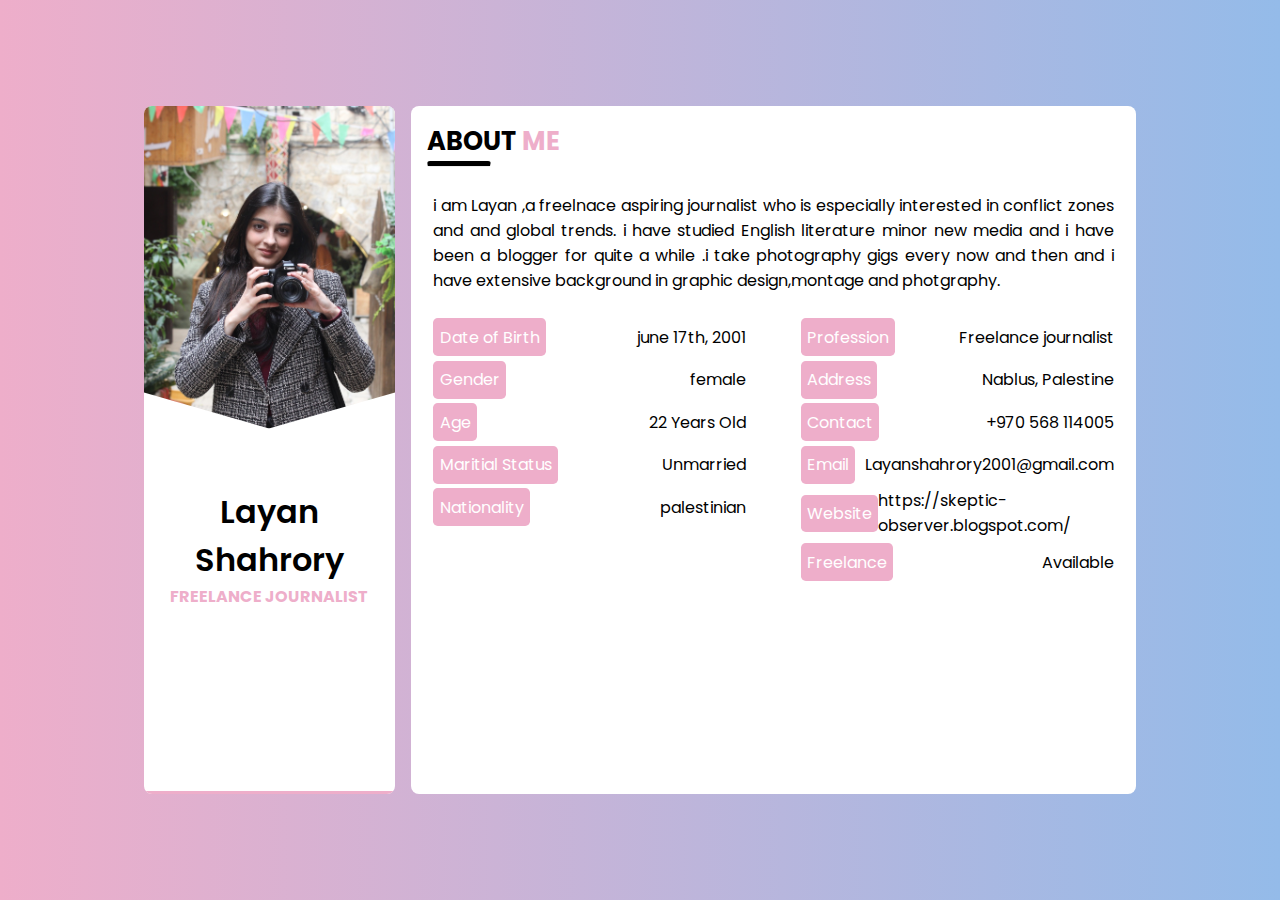
<file: index.html>
<!DOCTYPE html>
<html lang="en"><head>
  
  <meta charset="utf-8">
  <meta name="viewport" content="width=device-width, initial-scale=1">
   <meta http-equiv="X-UA-Compatible" content="IE=edge">
    <link rel="stylesheet" href="css/style.css">
     <link rel="shortcut icon" href="img/profile.jpg" type="image/x-icon">
 <link rel="stylesheet" href="https://cdnjs.cloudflare.com/ajax/libs/font-awesome/6.0.0-beta3/css/all.min.css"
        integrity="sha512-Fo3rlrZj/k7ujTnHg4CGR2D7kSs0v4LLanw2qksYuRlEzO+tcaEPQogQ0KaoGN26/zrn20ImR1DfuLWnOo7aBA=="
        crossorigin="anonymous" referrerpolicy="no-referrer" />
   <title>Layan Shahrory</title>
  </head>
  <body>
      <ul class="website_container">
         <div id="global_menu_button_container">
            <p class="site_title">Layan Shahrory</p>
            <i class="fa fa-bars" id="global_menu_button"></i>
        </div>

        <ul id="global_menu_items">
            <div>
                <i class="fa fa-close" id="global_menu_close_button"></i>
                <li><a href="index.html"><i class="fas fa-home"></i>home</a></li>
                <li><a href="resume.html"><i class="fas fa-file-alt"></i> Resume</a></li>
                <li><a href="blogs.html"><i class="fas fa-pen-nib"></i> Blogs</a></li>
                <li><a href="services.html"><i class="fas fa-cog"></i> Services</a></li>
                <li><a href="contact.html"><i class="fas fa-phone-square"></i> Contact</a></li>
            </div>
        </ul>
  <div class="sidebar_container">
            <!-- Sidebar Image -->
            <div class="image">
                <img src="img/profile.jpg" alt="Layan Shahrory">
                <div class="right_image_box"></div>
                <div class="left_image_box"></div>
            </div>
     <div class="sidebar_content">
        <h1>Layan Shahrory</h1>
                <p>Freelance journalist</p>
 <div class="social_media">
                    <a href="https://facebook.com/layan.shahrory"><i class="fab fa-facebook"></i></a>
                    <a href="https://github.com/las0"><i class="fab fa-github"></i></a>
                    <a href="https://instagram.com/las__01"><i class="fab fa-instagram"></i></a>
                </div>
            </div>
 <div class="sidebar_buttom_menu" id="sidebar_buttom_menu">
                <i class="fa fa-bars" id="sidebar_menu_icon"></i>
            </div>
 <ul class="sidebar_navigation" id="sidebar_navigation">
                <li><a href="index.html" class="active">home</a></li>
                <li><a href="resume.html">Resume</a></li>
                <li><a href="blogs.html">Blogs</a></li>
                <li><a href="services.html">Services</a></li>
                <li><a href="contact.html">Contact</a></li>
      </ul>

     </div>

         <div class="content_container">

             <div class="about_page">
                <h2 class="title">About <span>Me</span></h2>
                <hr class="line">
                <div class="about_content">
                    <p class="about_text">i am Layan ,a freelnace aspiring journalist who is especially interested in conflict zones and 
                    and global trends. i have studied English literature minor new media and i have been a blogger for quite a while .i take photography gigs every now and then and i have extensive background in graphic design,montage and photgraphy.  </p>
                </div>
                <div class="about_profile">
                    <ul class="left_profile">
                        <li><span class="profile_title">Date of Birth</span><span>june 17th, 2001</span></li>
                        <li><span class="profile_title">Gender</span><span>female</span></li>
                        <li><span class="profile_title">Age</span><span>22 Years Old</span></li>
                        <li><span class="profile_title">Maritial Status</span><span>Unmarried</span></li>
                        <li><span class="profile_title">Nationality</span><span>palestinian</span></li>
                                          </ul>
                  
                 <ul class="right_profile">
    <li><span class="profile_title">Profession</span><span>Freelance journalist</span></li>
    <li><span class="profile_title">Address</span><span>Nablus, Palestine</span></li>
    <li><span class="profile_title">Contact</span><span>+970 568 114005</span></li>
    <li><span class="profile_title">Email</span><span>Layanshahrory2001@gmail.com</span></li>
    <li><span class="profile_title">Website</span><span><a href="https://skeptic-observer.blogspot.com/">https://skeptic-observer.blogspot.com/</a></span></li>
    <li><span class="profile_title">Freelance</span><span>Available</span></li>
</ul>


                </div>

            </div>
        </div>


        <script src="js/script.js"></script>
</body>

</html>
</file>
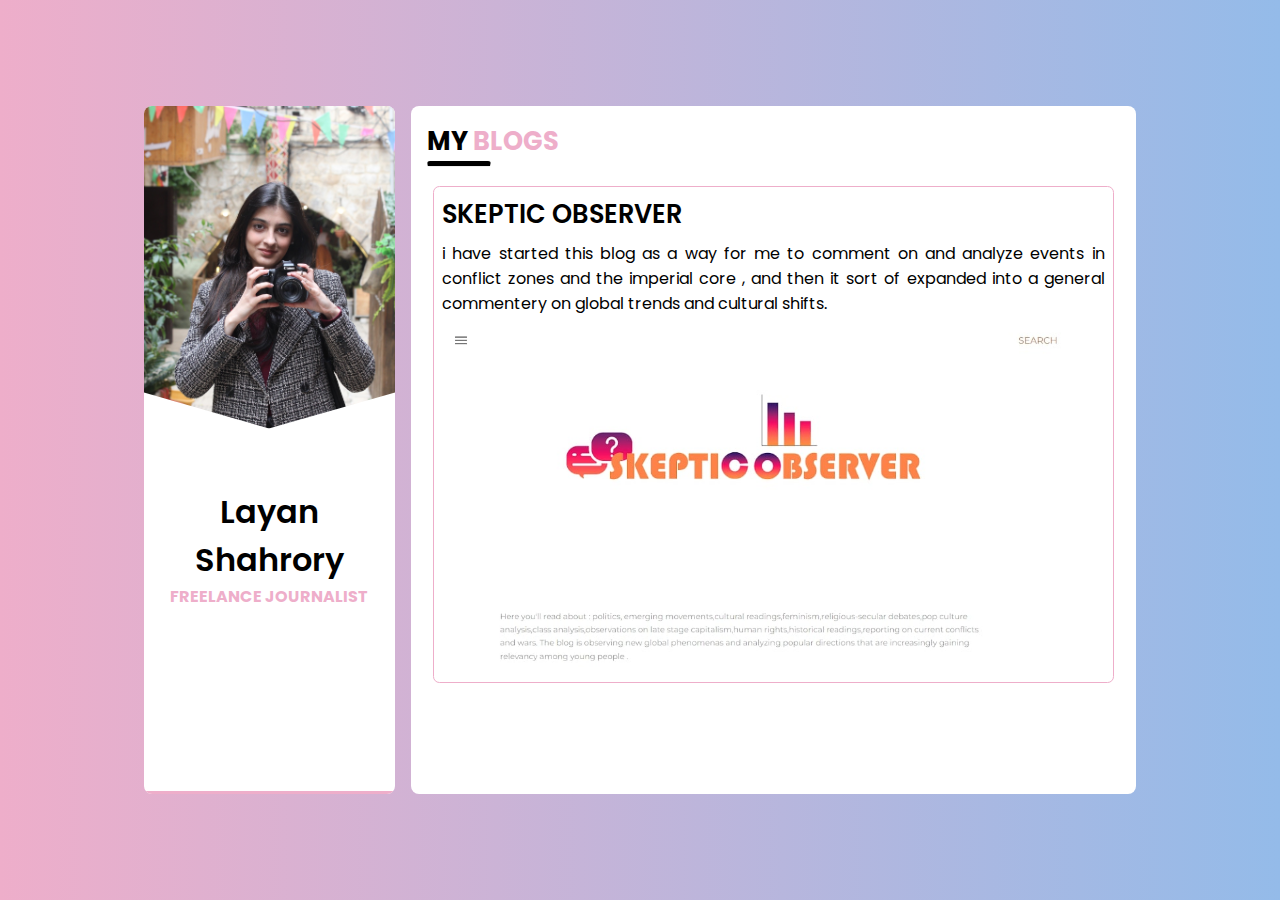
<file: blogs.html>
<!DOCTYPE html>
<html lang="en">

<head>
    <meta charset="UTF-8">
    <meta http-equiv="X-UA-Compatible" content="IE=edge">
    <meta name="viewport" content="width=device-width, initial-scale=1.0">

    
    <link rel="stylesheet" href="css/style.css">

     
    <link rel="shortcut icon" href="img/profile.jpg" type="image/x-icon">

    
    <link rel="stylesheet" href="https://cdnjs.cloudflare.com/ajax/libs/font-awesome/6.0.0-beta3/css/all.min.css"
        integrity="sha512-Fo3rlrZj/k7ujTnHg4CGR2D7kSs0v4LLanw2qksYuRlEzO+tcaEPQogQ0KaoGN26/zrn20ImR1DfuLWnOo7aBA=="
        crossorigin="anonymous" referrerpolicy="no-referrer" />

      <title>Layan Shahrory</title>
</head>
<body>

    <div class="website_container">
       <div id="global_menu_button_container">
            <p class="site_title">Layan Shahrory</p>
            <i class="fa fa-bars" id="global_menu_button"></i>
        </div>

        <ul id="global_menu_items">
            <div>
                <i class="fa fa-close" id="global_menu_close_button"></i>
                <li><a href="index.html"><i class="fas fa-home"></i> home</a></li>
                <li><a href="resume.html"><i class="fas fa-file-alt"></i> Resume</a></li>
                <li><a href="blogs.html"><i class="fas fa-pen-nib"></i> Blogs</a></li>
                <li><a href="services.html"><i class="fas fa-cog"></i> Services</a></li>
                <li><a href="contact.html"><i class="fas fa-phone-square"></i> Contact</a></li>
            </div>
        </ul>

        <div class="sidebar_container">
            <!-- Sidebar Image -->
            <div class="image">
                <img src="img/profile.jpg" alt="Layan Shahrory">
                <div class="right_image_box"></div>
                <div class="left_image_box"></div>
            </div>

           <div class="sidebar_content">
                <h1>Layan Shahrory</h1>
                <p>Freelance journalist</p>
                 <div class="social_media">
                    <a href="https://facebook.com/layan.shahrory"><i class="fab fa-facebook"></i></a>
                    <a href="https://github.com/las0"><i class="fab fa-github"></i></a>
                    <a href="https://instagram.com/Las__01"><i class="fab fa-instagram"></i></a>
                </div>
            </div>
           <div class="sidebar_buttom_menu" id="sidebar_buttom_menu">
                <i class="fa fa-bars" id="sidebar_menu_icon"></i>
            </div>

             <ul class="sidebar_navigation" id="sidebar_navigation">
                <li><a href="index.html">home</a></li>
                <li><a href="resume.html">Resume</a></li>
                <li><a href="blogs.html" class="active">Blogs</a></li>
                <li><a href="services.html">Services</a></li>
                <li><a href="contact.html">Contact</a></li>

            </ul>

        </div>

       <div class="content_container">
            <!-- Blogs Page -->
            <div class="blogs_page">
                <h2 class="title">My <span>Blogs</span></h2>
                <hr class="line">
                <div class="blogs_container">
                    <!-- Single Blog -->
                    <div class="blog_box">
                        <h2 class="blog_title">Skeptic Observer</h2>
                        <p class="blog_text">i have started this blog as a way for me to comment on and analyze events in conflict zones and the imperial core , and then it sort of expanded into a general commentery on global trends and cultural shifts. </p>
                        <img src="img/blog1.jpg" alt="Blog 1" class="blog_image">
                         
                    </div>

                   </div>
            </div>
        </div>
    </div>
   <script src="js/script.js"></script>
</body>

</html>
</file>
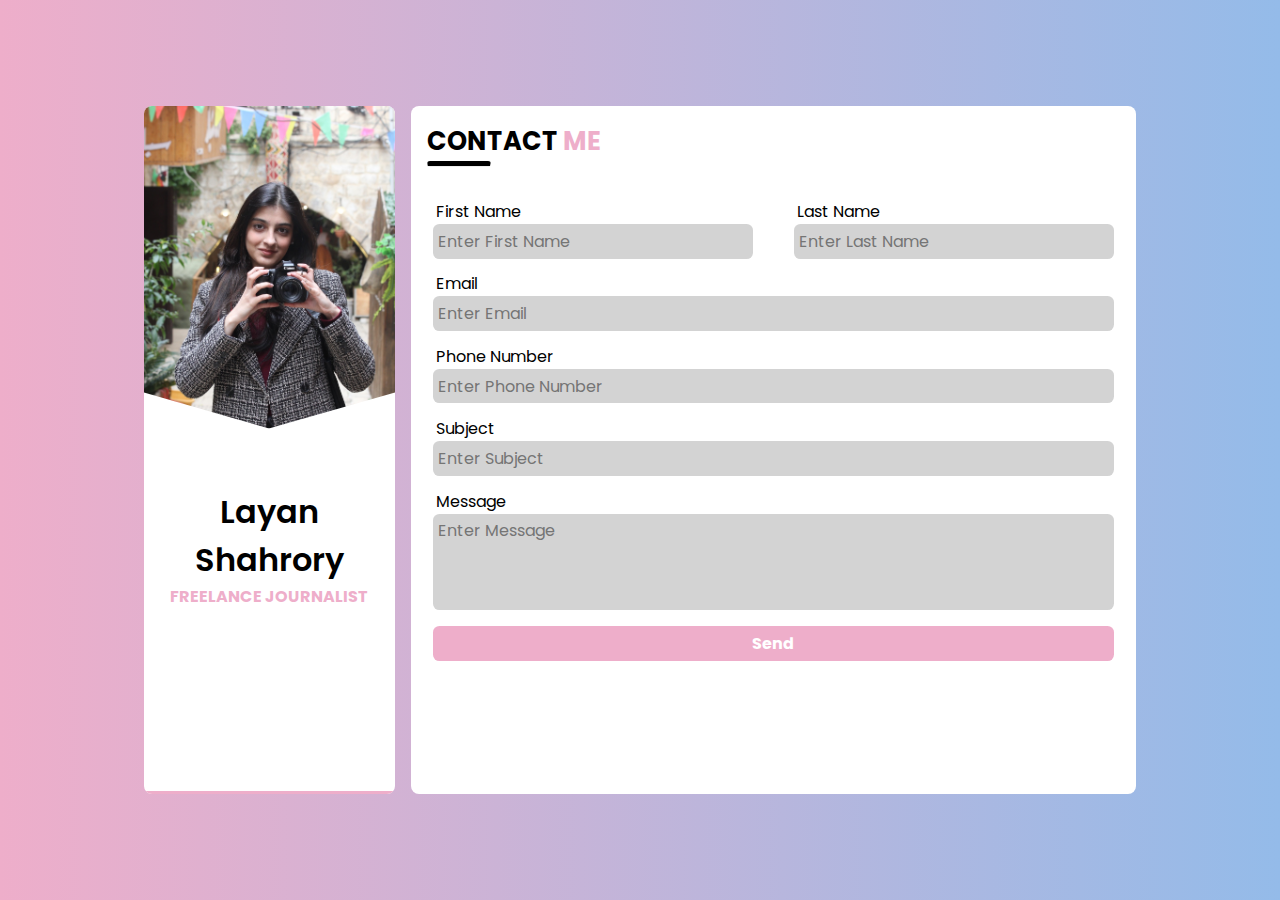
<file: contact.html>
<!DOCTYPE html>
<html lang="en">

<head>
    <meta charset="UTF-8">
    <meta http-equiv="X-UA-Compatible" content="IE=edge">
    <meta name="viewport" content="width=device-width, initial-scale=1.0">

    <!-- CSS file -->
    <link rel="stylesheet" href="css/style.css">

    <!-- Favicon -->
    <link rel="shortcut icon" href="img/profile.jpg" type="image/x-icon">

    <!-- Fontawesome CDN -->
    <link rel="stylesheet" href="https://cdnjs.cloudflare.com/ajax/libs/font-awesome/6.0.0-beta3/css/all.min.css"
        integrity="sha512-Fo3rlrZj/k7ujTnHg4CGR2D7kSs0v4LLanw2qksYuRlEzO+tcaEPQogQ0KaoGN26/zrn20ImR1DfuLWnOo7aBA=="
        crossorigin="anonymous" referrerpolicy="no-referrer" />

    <title>Layan Shahrory</title>
</head>

<body>
    <!-- Website Layout -->
    <div class="website_container">

        <!-- Global Menu -->
        <div id="global_menu_button_container">
            <p class="site_title">Layan Shahrory</p>
            <i class="fa fa-bars" id="global_menu_button"></i>
        </div>

        <ul id="global_menu_items">
            <div>
                <i class="fa fa-close" id="global_menu_close_button"></i>
                <li><a href="index.html"><i class="fas fa-home"></i>home</a></li>
                <li><a href="resume.html"><i class="fas fa-file-alt"></i> Resume</a></li>
                <li><a href="blogs.html"><i class="fas fa-pen-nib"></i> Blogs</a></li>
                <li><a href="services.html"><i class="fas fa-cog"></i> Services</a></li>
                <li><a href="contact.html"><i class="fas fa-phone-square"></i> Contact</a></li>
            </div>
        </ul>

        <!--x Global Menu x-->

        <!-- sidebar -->
        <div class="sidebar_container">
            <!-- Sidebar Image -->
            <div class="image">
                <img src="img/profile.jpg" alt="Layan Shahrory">
                <div class="right_image_box"></div>
                <div class="left_image_box"></div>
            </div>

            <!-- sidebar Content -->
            <div class="sidebar_content">
                <!-- Long name can be applied so easily -->
                <h1>Layan Shahrory</h1>
                <p>Freelance Journalist</p>
                <!-- Social Medias -->
                <div class="social_media">
                    <a href="https://facebook.com/Layan.Shahrory"><i class="fab fa-facebook"></i></a>
                    <a href="https://github.com/las0"><i class="fab fa-github"></i></a>
                    <a href="https://instagram.com/las__01"><i class="fab fa-instagram"></i></a>
                </div>
            </div>

            <!-- Sidebar Buttom Menu -->
            <div class="sidebar_buttom_menu" id="sidebar_buttom_menu">
                <i class="fa fa-bars" id="sidebar_menu_icon"></i>
            </div>

            <!-- Sidebar Navigation -->
            <ul class="sidebar_navigation" id="sidebar_navigation">
                <li><a href="index.html">home</a></li>
                <li><a href="resume.html">Resume</a></li>
                <li><a href="blogs.html">Blogs</a></li>
                <li><a href="services.html">Services</a></li>
                <li><a href="contact.html" class="active">Contact</a></li>

            </ul>

        </div>
        <!-- content -->
        <div class="content_container">
            <!-- Contact Page -->
            <div class="contact_page">
                <h2 class="title">Contact <span>Me</span></h2>
                <hr class="line">
                <div class="contact_container">
                    <form action="post">
                        <div class="form_name_row">
                            <div class="left_form_row">
                                <label>First Name</label>
                                <input type="text" required placeholder="Enter First Name">
                            </div>
                            <div class="right_form_row">
                                <label>Last Name</label>
                                <input type="text" required placeholder="Enter Last Name">
                            </div>
                        </div>
                        <label>Email</label>
                        <input type="email" name="" id="" required placeholder="Enter Email">
                        <label>Phone Number</label>
                        <input type="text" name="" id="" required placeholder="Enter Phone Number">
                        <label>Subject</label>
                        <input type="text" name="" id="" required placeholder="Enter Subject">
                        <label>Message</label>
                        <textarea name="" id="" cols="30" rows="10" required placeholder="Enter Message"></textarea>
                        <input type="submit" value="Send" id="send_button">
                    </form>
                </div>
            </div>
        </div>
    </div>


    <script src="js/script.js"></script>
</body>

</html>
</file>
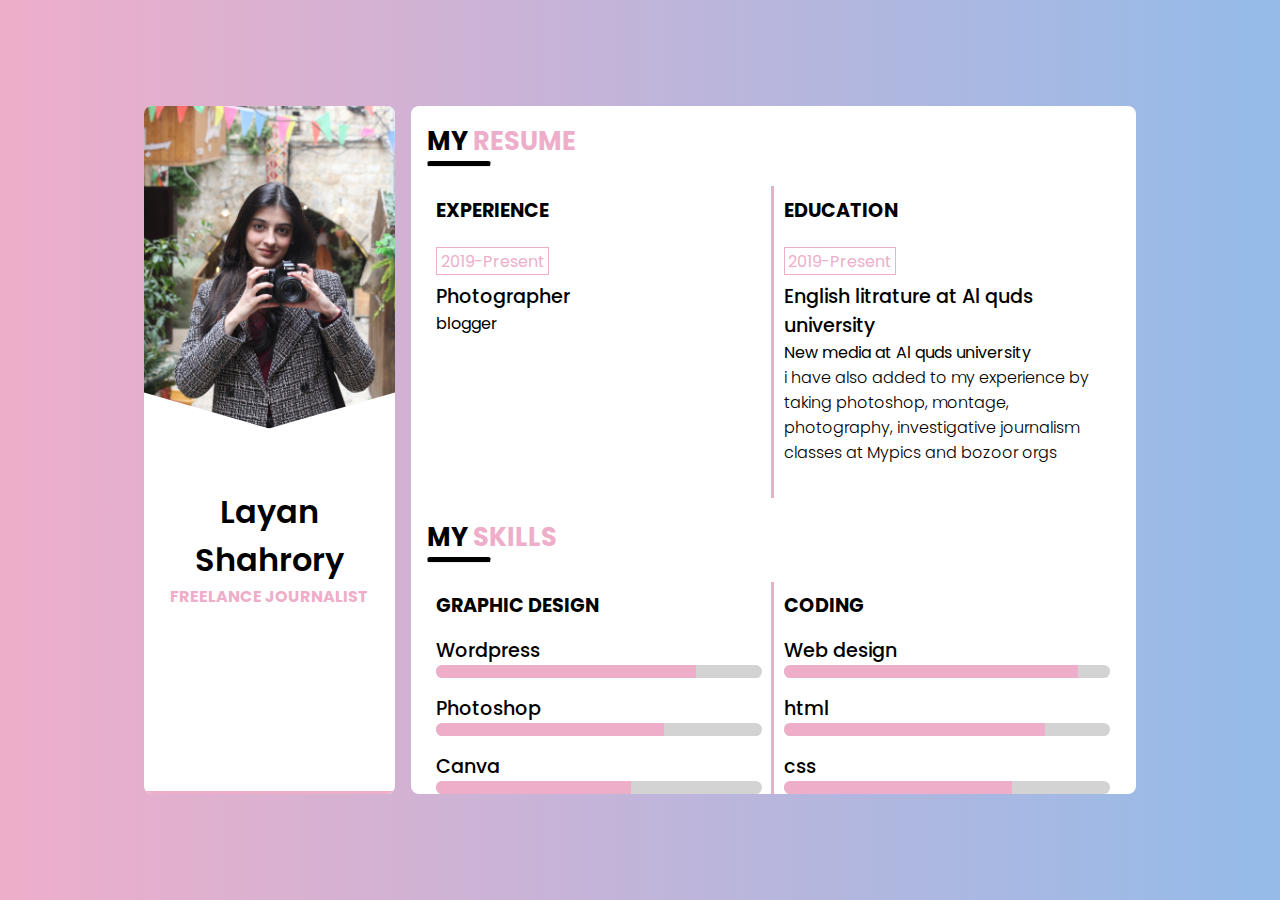
<file: resume.html>
<!DOCTYPE html>
<html lang="en">

<head>
    <meta charset="UTF-8">
    <meta http-equiv="X-UA-Compatible" content="IE=edge">
    <meta name="viewport" content="width=device-width, initial-scale=1.0">

  <link rel="stylesheet" href="css/style.css">

   <link rel="shortcut icon" href="img/profile.jpg" type="image/x-icon">
    <link rel="stylesheet" href="https://cdnjs.cloudflare.com/ajax/libs/font-awesome/6.0.0-beta3/css/all.min.css"
        integrity="sha512-Fo3rlrZj/k7ujTnHg4CGR2D7kSs0v4LLanw2qksYuRlEzO+tcaEPQogQ0KaoGN26/zrn20ImR1DfuLWnOo7aBA=="
        crossorigin="anonymous" referrerpolicy="no-referrer" />

   <title>Layan Shahrory</title>
</head>

<body>
     <div class="website_container">
        <div id="global_menu_button_container">
            <p class="site_title">Layan Shahrory</p>
            <i class="fa fa-bars" id="global_menu_button"></i>
        </div>

        <ul id="global_menu_items">
            <div>
                <i class="fa fa-close" id="global_menu_close_button"></i>
                <li><a href="index.html"><i class="fas fa-home"></i> home</a></li>
                <li><a href="resume.html"><i class="fas fa-file-alt"></i> Resume</a></li>
                <li><a href="blogs.html"><i class="fas fa-pen-nib"></i> Blogs</a></li>
                <li><a href="services.html"><i class="fas fa-cog"></i> Services</a></li>
                <li><a href="contact.html"><i class="fas fa-phone-square"></i> Contact</a></li>
            </div>
        </ul>

 <div class="sidebar_container">
            <!-- Sidebar Image -->
            <div class="image">
                <img src="img/profile.jpg" alt="Layan Shahrory">
                <div class="right_image_box"></div>
                <div class="left_image_box"></div>
            </div>
   
  <div class="sidebar_content">
          <h1>Layan Shahrory</h1>
                <p>Freelance journalist</p>
       <div class="social_media">
                    <a href="https://facebook.com/layan.shahrory"><i class="fab fa-facebook"></i></a>
                    <a href="https://github.com/las0"><i class="fab fa-github"></i></a>
                    <a href="https://instagram.com/las__01"><i class="fab fa-instagram"></i></a>
                </div>
            </div>

     <div class="sidebar_buttom_menu" id="sidebar_buttom_menu">
                <i class="fa fa-bars" id="sidebar_menu_icon"></i>
            </div>

      <ul class="sidebar_navigation" id="sidebar_navigation">
                <li><a href="index.html">home</a></li>
                <li><a href="resume.html" class="active">Resume</a></li>
                <li><a href="blogs.html">Blogs</a></li>
                <li><a href="services.html">Services</a></li>
                <li><a href="contact.html">Contact</a></li>

            </ul>

        </div>

       <div class="content_container">
          <div class="resume_page">
                <h2 class="title">My <span>Resume</span></h2>
                <hr class="line">
                <div class="resume_container">
                    <div class="left_resume">
                        <h2 class="resume_title"><i class="fa fa-suitcase"></i> Experience</h2>
                        <div class="resume_box">
                            <span class="resume_date">2019-Present</span>
                            <p class="resume_box_title">Photographer</p>
                            <p class="resume_conpany">blogger</p>
                            
                        </div>

                        
                             
                    </div>


    <div class="right_resume">
                        <h2 class="resume_title"><i class="fas fa-book-open"></i> Education</h2>
                        <div class="resume_box">
                            <span class="resume_date">2019-Present</span>
                            <p class="resume_box_title">English litrature at Al quds university</p>
                            <p class="resume_conpany">New media at Al quds university</p>
                            <p class="resume_text">i have also added to my experience by taking photoshop, montage, photography, investigative journalism classes at Mypics and bozoor orgs</p>
                        </div>

                        

                         
                    </div>

                </div>

                <h2 class="title">My <span>Skills</span></h2>
                <hr class="line">
                <!-- Skill Container -->
                <div class="resume_container">
                    <div class="left_resume">
                        <h2 class="resume_title"><i class="fas fa-pencil-ruler"></i> Graphic Design</h2>
                        <div class="skill_box">
                            <h2 class="skill_title">Wordpress</h2>
                            <div class="skill_line_container">
                                <div class="skill_line" style="width: 80%;"></div>
                            </div>
                        </div>

                        <div class="skill_box">
                            <h2 class="skill_title">Photoshop</h2>
                            <div class="skill_line_container">
                                <div class="skill_line" style="width: 70%;"></div>
                            </div>
                        </div>

                        <div class="skill_box">
                            <h2 class="skill_title">Canva</h2>
                            <div class="skill_line_container">
                                <div class="skill_line" style="width: 60%;"></div>
                            </div>
                        </div>

                    </div>
                    <div class="right_resume">
                        <h2 class="resume_title"><i class="fas fa-code"></i> Coding</h2>
                        <div class="skill_box">
                            <h2 class="skill_title">Web design</h2>
                            <div class="skill_line_container">
                                <div class="skill_line" style="width: 90%;"></div>
                            </div>
                        </div>

                        <div class="skill_box">
                            <h2 class="skill_title">html</h2>
                            <div class="skill_line_container">
                                <div class="skill_line" style="width: 80%;"></div>
                            </div>
                        </div>

                        <div class="skill_box">
                            <h2 class="skill_title">css</h2>
                            <div class="skill_line_container">
                                <div class="skill_line" style="width: 70%;"></div>
                            </div>
                        </div>
                    </div>
                </div>
            </div>
        </div>
    </div>


    <script src="js/script.js"></script>
</body>

</html>
</file>
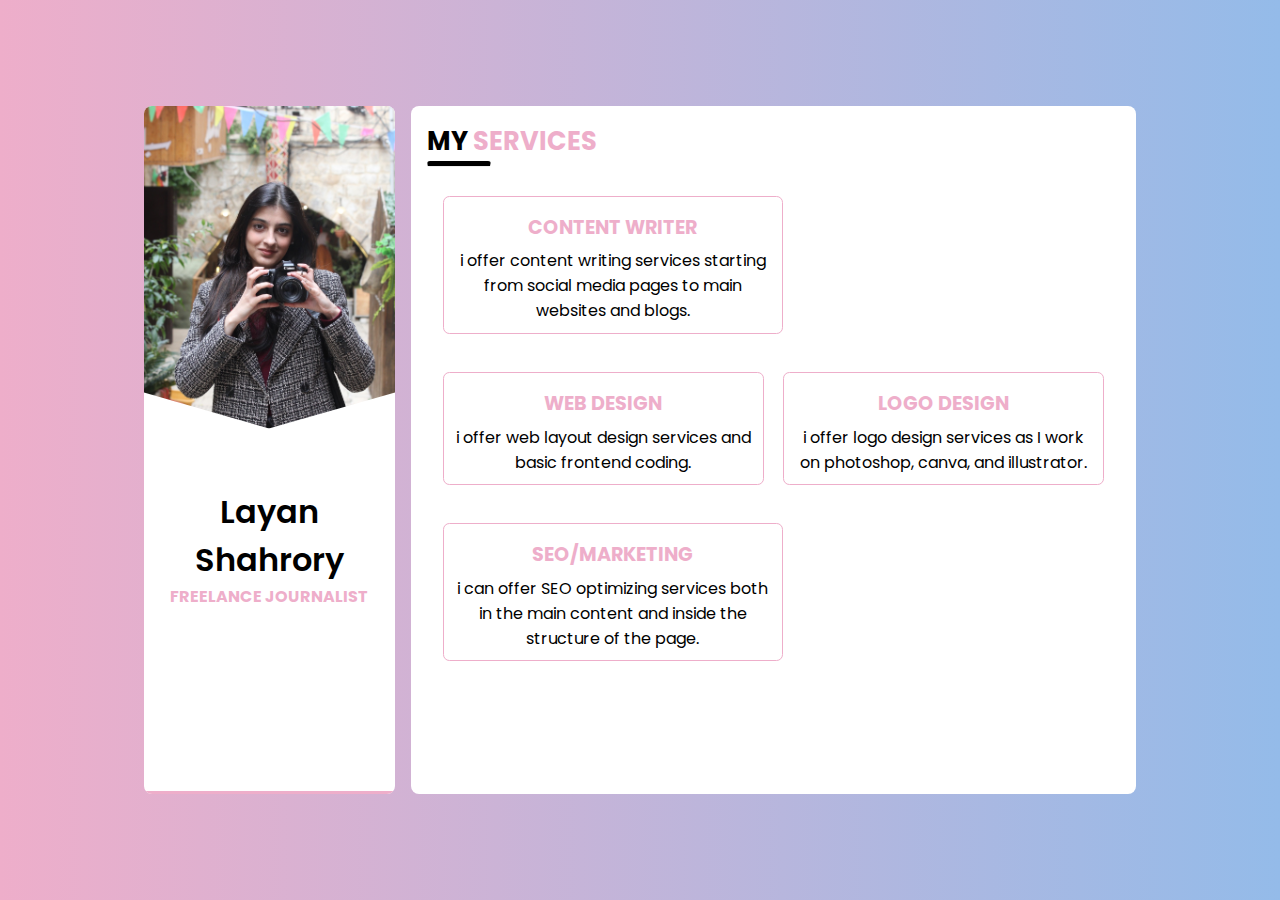
<file: services.html>
<!DOCTYPE html>
<html lang="en">

<head>
    <meta charset="UTF-8">
    <meta http-equiv="X-UA-Compatible" content="IE=edge">
    <meta name="viewport" content="width=device-width, initial-scale=1.0">

    <!-- CSS file -->
    <link rel="stylesheet" href="css/style.css">

    <!-- Favicon -->
    <link rel="shortcut icon" href="img/profile.jpg" type="image/x-icon">

    <!-- Fontawesome CDN -->
    <link rel="stylesheet" href="https://cdnjs.cloudflare.com/ajax/libs/font-awesome/6.0.0-beta3/css/all.min.css"
        integrity="sha512-Fo3rlrZj/k7ujTnHg4CGR2D7kSs0v4LLanw2qksYuRlEzO+tcaEPQogQ0KaoGN26/zrn20ImR1DfuLWnOo7aBA=="
        crossorigin="anonymous" referrerpolicy="no-referrer" />

    <title>Layan Shahrory</title>
</head>

<body>
    <!-- Website Layout -->
    <div class="website_container">

        <!-- Global Menu -->
        <div id="global_menu_button_container">
            <p class="site_title">Layan Shahrory</p>
            <i class="fa fa-bars" id="global_menu_button"></i>
        </div>

        <ul id="global_menu_items">
            <div>
                <i class="fa fa-close" id="global_menu_close_button"></i>
                <li><a href="index.html"><i class="fas fa-home"></i>home</a></li>
                <li><a href="resume.html"><i class="fas fa-file-alt"></i> Resume</a></li>
                <li><a href="blogs.html"><i class="fas fa-pen-nib"></i> Blogs</a></li>
                <li><a href="services.html"><i class="fas fa-cog"></i> Services</a></li>
                <li><a href="contact.html"><i class="fas fa-phone-square"></i> Contact</a></li>
            </div>
        </ul>

        <!--x Global Menu x-->

        <!-- sidebar -->
        <div class="sidebar_container">
            <!-- Sidebar Image -->
            <div class="image">
                <img src="img/profile.jpg" alt="Layan Shahrory">
                <div class="right_image_box"></div>
                <div class="left_image_box"></div>
            </div>

            <!-- sidebar Content -->
            <div class="sidebar_content">
                
                <h1>Layan Shahrory</h1>
                <p>Freelance journalist</p>
                <!-- Social Medias -->
                <div class="social_media">
                    <a href="https://facebook.com/layan.shahrory"><i class="fab fa-facebook"></i></a>
                    <a href="https://github.com/las0"><i class="fab fa-github"></i></a>
                    <a href="https://instagram.com/las__01"><i class="fab fa-instagram"></i></a>
                </div>
            </div>

            <!-- Sidebar Buttom Menu -->
            <div class="sidebar_buttom_menu" id="sidebar_buttom_menu">
                <i class="fa fa-bars" id="sidebar_menu_icon"></i>
            </div>

            <!-- Sidebar Navigation -->
            <ul class="sidebar_navigation" id="sidebar_navigation">
                <li><a href="index.html">home</a></li>
                <li><a href="resume.html">Resume</a></li>
                <li><a href="blogs.html">Blogs</a></li>
                <li><a href="services.html" class="active">Services</a></li>
                <li><a href="contact.html">Contact</a></li>

            </ul>
</div>
<!-- content -->
<div class="content_container">
    <!-- Services Page -->
    <div class="services_page">
        <h2 class="title">My <span>Services</span></h2>
        <hr class="line">
        <!-- Services Row -->
        <div class="services_container">

            <div class="services_box">
                <h3 class="services_title">content writer</h3>
                <p class="services_text">i offer content writing services starting from social media pages to main websites and blogs.</p>
            </div>
        </div>

        <div class="services_container">
            <div class="services_box">
                <h3 class="services_title">Web Design</h3>
                <p class="services_text">i offer web layout design services and basic frontend coding.</p>
            </div>
            <div class="services_box">
                <h3 class="services_title">Logo Design</h3>
                <p class="services_text">i offer logo design services as I work on photoshop, canva, and illustrator.</p>
            </div>
        </div>

        <div class="services_container">
            <div class="services_box">
                <h3 class="services_title">SEO/Marketing</h3>
                <p class="services_text">i can offer SEO optimizing services both in the main content and inside the structure of the page.</p>
            </div>
        </div>

    </div>
</div>
</div>

 <script src="js/script.js"></script>
</body>

 

</html>
</file>
<file: css/style.css>
/* Google Font */
@import url("https://fonts.googleapis.com/css2?family=Poppins:ital,wght@0,100;0,200;0,300;0,400;0,500;0,600;0,700;0,800;0,900;1,100;1,200;1,300;1,400;1,500;1,600;1,700;1,800;1,900&display=swap");

/* CSS Reset */
* {
    padding: 0;
    margin: 0;
    box-sizing: border-box;
    scroll-behavior: smooth;
    font-family: "Poppins", sans-serif;
}

/* CSS Variables */
:root {
    --brand-color: #EEAECA;
    --linear-back: Linear-gradient(90deg,
            rgba(238,174,202,1) 0%, rgba(148,187,233,1) 100%);
}

a {
    text-decoration: none;
    color: black;
}

li {
    list-style: none;
}

/* CSS in Body */
body {
    height: 100vh;
    width: 100vw;
    background: var(--linear-back);
    display: flex;
    align-items: center;
    justify-content: center;
}

.website_container {
    width: 80%;
    height: 80%;
    display: flex;
    padding: 1rem;
    position: relative;
}

/* Sidebar */
.website_container .sidebar_container {
    width: 35%;
    height: 100%;
    background-color: white;
    margin-right: 1rem;
    border-radius: 0.5rem;
    overflow: hidden;
    position: relative;
}

.sidebar_container .image {
    height: 50%;
    width: 100%;
    position: relative;
}

.sidebar_container .image img {
    width: 100%;
    height: 100%;
    object-fit: cover;
    object-position: top;
}

.sidebar_container .image .right_image_box {
    width: 70%;
    height: 100px;
    background-color: white;
    position: absolute;
    bottom: -3.5rem;
    left: -3rem;
    transform: rotate(16deg);
}

.sidebar_container .image .left_image_box {
    width: 70%;
    height: 100px;
    background-color: white;
    position: absolute;
    bottom: -3.5rem;
    right: -3rem;
    transform: rotate(-16deg);
}

.sidebar_container .sidebar_content {
    position: absolute;
    width: 100%;
    margin-top: 2rem;
    text-align: center;
    padding: 0.4rem;
}

.sidebar_container .sidebar_content h1 {
    color: black;
    font-size: 2rem;
    font-weight: 600;
}

.sidebar_container .sidebar_content p {
    color: var(--brand-color);
    font-size: 1rem;
    text-transform: uppercase;
    font-weight: 700;
}

.sidebar_container .sidebar_content .social_media {
    margin-top: 1rem;
}

.sidebar_container .sidebar_content .social_media a {
    font-size: 1.8rem;
    margin: 0.4rem;
    color: black;
}

.sidebar_container .sidebar_content .social_media a:hover {
    color: var(--brand-color);
    transition: 0.3s;
}

.sidebar_container .sidebar_buttom_menu {
    position: absolute;
    border-top: 0.2rem solid var(--brand-color);
    width: 100%;
    font-size: 1.6rem;
    left: 0;
    bottom: 0;
    text-align: center;
    cursor: pointer;
    z-index: 3;
}

.sidebar_container .sidebar_buttom_menu:hover {
    color: var(--brand-color);
    transition: 0.3s;
}

/* Sidebar Navigation */
.sidebar_container .sidebar_navigation {
    position: absolute;
    top: 0;
    left: -100%;
    width: 100%;
    height: 100%;
    background-color: white;
    display: flex;
    flex-direction: column;
    align-items: center;
    justify-content: center;
    font-size: 2rem;
    z-index: 2;
    transition: left 0.3s;
}

.sidebar_container .sidebar_navigation li {
    margin: 0.3rem 0;
}

.sidebar_container .sidebar_navigation li a:hover,
.sidebar_container .sidebar_navigation .active {
    color: var(--brand-color);
    transition: 0.3s;
    font-weight: bold;
}

/* Content */
.website_container .content_container {
    width: 100%;
    height: 100%;
    background-color: white;
    border-radius: 0.5rem;
    padding: 1rem;
    overflow-y: scroll;
}

.content_container::-webkit-scrollbar {
    width: 0.2rem;
}

.content_container::-webkit-scrollbar-thumb {
    width: 0.2rem;
    background-color: gray;
    border-radius: 0.2rem;
}

/* About Page */

.title {
    font-size: 1.6rem;
    text-transform: uppercase;
}

.title span {
    color: var(--brand-color);
}

.line {
    width: 4rem;
    border-top: 0.35rem solid black;
    border-radius: 0.5rem;
}

.about_page .about_content {
    margin-top: 1.2rem;
    padding: 0.4rem;
    margin-bottom: 0.5rem;
}

.about_page .about_content p {
    font-size: 1rem;
    text-align: justify;
}

.about_profile {
    display: flex;
    justify-content: space-between;
    padding: 0.4rem;
}

.about_profile .left_profile {
    width: 46%;
}

.about_profile .left_profile li {
    display: flex;
    justify-content: space-between;
    align-items: center;
    margin: 0.3rem 0;
    font-size: 1rem;
}

.about_profile .right_profile {
    width: 46%;
}

.about_profile .right_profile li {
    display: flex;
    justify-content: space-between;
    margin: 0.3rem 0;
    align-items: center;
    font-size: 1rem;
}

li .profile_title {
    padding: 0.4rem;
    background-color: var(--brand-color);
    color: white;
    border-radius: 0.3rem;
}

/* Resume Page */
.resume_page .resume_container {
    margin: 1.2rem 0;
    display: flex;
}

.left_resume {
    width: 100%;
    padding: 0.6rem;
    border-right: 0.2rem solid var(--brand-color);
}

.right_resume {
    width: 100%;
    padding: 0.6rem;
}

.resume_title {
    font-size: 1.2rem;
    text-transform: uppercase;
    font-weight: 700;
    margin-bottom: 1rem;
}

.resume_title i {
    color: var(--brand-color);
}

.resume_box {
    margin: 1.5rem 0;
}

.resume_box .resume_date {
    font-size: 1rem;
    border: 0.1rem solid var(--brand-color);
    padding: 0.1rem 0.2rem;
    color: var(--brand-color);
}

.resume_box .resume_box_title {
    margin-top: 0.5rem;
    font-size: 1.2rem;
    font-weight: 500;
}

.resume_box .resume_company {
    font-size: 1rem;
}

.resume_box .resume_text {
    font-size: 1rem;
    font-weight: 300;
}

/* Skills Container */

.skill_box .skill_title {
    font-size: 1.2rem;
    font-weight: 500;
}

.skill_box {
    margin: 1rem 0;
}

.skill_box .skill_line_container {
    height: 0.8rem;
    width: 100%;
    background-color: lightgray;
    border-radius: 0.4rem;
    overflow: hidden;
}

.skill_box .skill_line {
    background-color: var(--brand-color);
    height: 0.8rem;
}

/* Blogs Page */
.blogs_page .blogs_container {
    margin: 0.4rem;
}

.blog_box {
    margin-top: 1.2rem;
    border: 0.1rem solid var(--brand-color);
    padding: 0.5rem;
    border-radius: 0.4rem;
}

.blog_box .blog_title {
    font-size: 1.6rem;
    text-transform: uppercase;
    font-weight: 600;
}

.blog_box .blog_text {
    margin: 0.4rem 0;
    font-size: 1rem;
    font-weight: 400;
    text-align: justify;
}

.blog_box .blog_image {
    width: 100%;
    height: auto;
}

/* Services Page */

.services_page .services_container {
    margin: 1.2rem 0.4rem 0.4rem 0.4rem;
    display: flex;
}

.services_page .services_container .services_box {
    width: 50%;
    margin: 0.6rem;
    border: 0.1rem solid var(--brand-color);
    border-radius: 0.4rem;
    padding: 0.6rem;
    text-align: center;
    cursor: pointer;
}

.services_page .services_container .services_box:hover {
    background-color: var(--brand-color);
    transition: 0.3s;
}

.services_page .services_container .services_box:hover i,
.services_page .services_container .services_box:hover .services_title {
    color: white;
    transition: 0.3s;
}

.services_box i {
    color: var(--brand-color);
    font-size: 1.5rem;
    margin: 0.3rem 0;
}

.services_box .services_title {
    font-size: 1.2rem;
    text-transform: uppercase;
    color: var(--brand-color);
    margin: 0.4rem 0;
}

.services_box .services_text {
    font-size: 1rem;
    font-weight: 400;
}

/* Contact Page */
.contact_page .contact_container {
    margin: 1.2rem 0.4rem;
}

.contact_container form .form_name_row {
    display: flex;
    justify-content: space-between;
}

.contact_container form .form_name_row .left_form_row {
    width: 47%;
}

.contact_container form .form_name_row .right_form_row {
    width: 47%;
}

.contact_container form label {
    display: block;
    font-size: 1rem;
    margin-top: 0.8rem;
    margin-left: 0.2rem;
}

.contact_container form input {
    width: 100%;
    font-size: 1rem;
    padding: 0.3rem;
    border: none;
    outline: none;
    background-color: lightgray;
    border-radius: 0.4rem;
}

.contact_container form input:focus {
    border: 0.2rem solid var(--brand-color);
    transition: 0.3s;
}

.contact_container form textarea {
    width: 100%;
    font-size: 1rem;
    padding: 0.3rem;
    border: none;
    outline: none;
    background-color: lightgray;
    border-radius: 0.4rem;
    height: 6rem;
    resize: none;
}

.contact_container form #send_button {
    background-color: var(--brand-color);
    margin-top: 0.6rem;
    color: white;
    font-weight: bold;
    cursor: pointer;
}

.contact_container form #send_button:hover {
    opacity: 0.8;
    transition: 0.3s;
}

/* Global Menu CSS */
#global_menu_button_container {
    position: absolute;
    left: -3rem;
    display: none;
    margin-top: 0.1rem;
}

#global_menu_button_container #global_menu_button {
    background-color: white;
    font-size: 2rem;
    padding: 0.8rem;
    border-radius: 0.4rem;
    cursor: pointer;
}

#global_menu_button_container #global_menu_button:hover {
    color: var(--brand-color);
    transition: 0.3s;
}

#global_menu_button_container p {
    color: var(--brand-color);
    font-size: 1.4rem;
    font-weight: bold;
    display: none;
}

#global_menu_items {
    position: fixed;
    left: -120%;
    /* left: 0; */
    top: 0;
    background-color: white;
    width: 40%;
    height: 100vh;
    z-index: 10;
    display: flex;
    justify-content: center;
    transition: left 0.3s;
}

#global_menu_items div {
    width: 80%;
    margin-top: 4rem;
}

#global_menu_items li {
    margin: 1rem 0;
}

#global_menu_items a {
    display: block;
    width: 100%;
    padding: 0.4rem 0.2rem;
    border-bottom: 0.1rem solid var(--brand-color);
    font-size: 1.4rem;
}

#global_menu_items a:hover {
    color: var(--brand-color);
    transition: 0.3s;
}

#global_menu_items #global_menu_close_button {
    position: absolute;
    right: -3.3rem;
    top: 0;
    font-size: 2.6rem;
    background-color: white;
    padding: 0.6rem 0.8rem;
    cursor: pointer;
}

#global_menu_items #global_menu_close_button:hover {
    color: var(--brand-color);
    transition: 0.3s;
}

/* Making Responsive */

@media screen and (max-width: 1200px) {
    .website_container {
        width: 92%;
        height: 92%;
    }
}

@media screen and (max-width: 1000px) {
    body {
        height: auto;
    }

    .website_container {
        flex-direction: column;
        width: 70%;
    }

    .website_container .sidebar_container {
        width: 100%;
        height: 80vh;
        margin-bottom: 1rem;
    }

    .about_profile {
        flex-direction: column;
    }

    .about_profile .left_profile {
        width: 100%;
    }

    .about_profile .right_profile {
        width: 100%;
    }

    #global_menu_button_container {
        display: block;
    }
}

@media screen and (max-width: 800px) {
    .website_container {
        margin-top: 10vh;
    }

    .resume_page .resume_container {
        flex-direction: column;
    }

    .left_resume {
        border-right: none;
        border-bottom: 0.2rem solid var(--brand-color);
    }

    .services_page .services_container {
        flex-direction: column;
        margin: 0;
    }

    .services_page .services_container .services_box {
        width: 100%;
        margin: 0.6rem 0;
    }

    .contact_container form .form_name_row {
        flex-direction: column;
    }

    .contact_container form .form_name_row .left_form_row {
        width: 100%;
    }

    .contact_container form .form_name_row .right_form_row {
        width: 100%;
    }

    #global_menu_button_container {
        position: fixed;
        top: -0.1rem;
        left: 0;
        z-index: 5;
        width: 100%;
        background-color: white;
        height: 10vh;
        display: flex;
        justify-content: space-between;
        align-items: center;
        padding: 0 1rem;
    }

    #global_menu_button_container #global_menu_button {
        color: black;
        background-color: transparent;
        padding: 0.2rem;
        font-size: 1.6rem;
    }

    #global_menu_button_container p {
        display: block;
    }

    #global_menu_items {
        width: 100%;
    }

    #global_menu_items #global_menu_close_button {
        left: 0;
        text-align: center;
        background-color: lightgray;
    }
}

@media screen and (max-width: 680px) {
    .website_container {
        height: 100%;
        width: 100%;
    }
}
</file>
